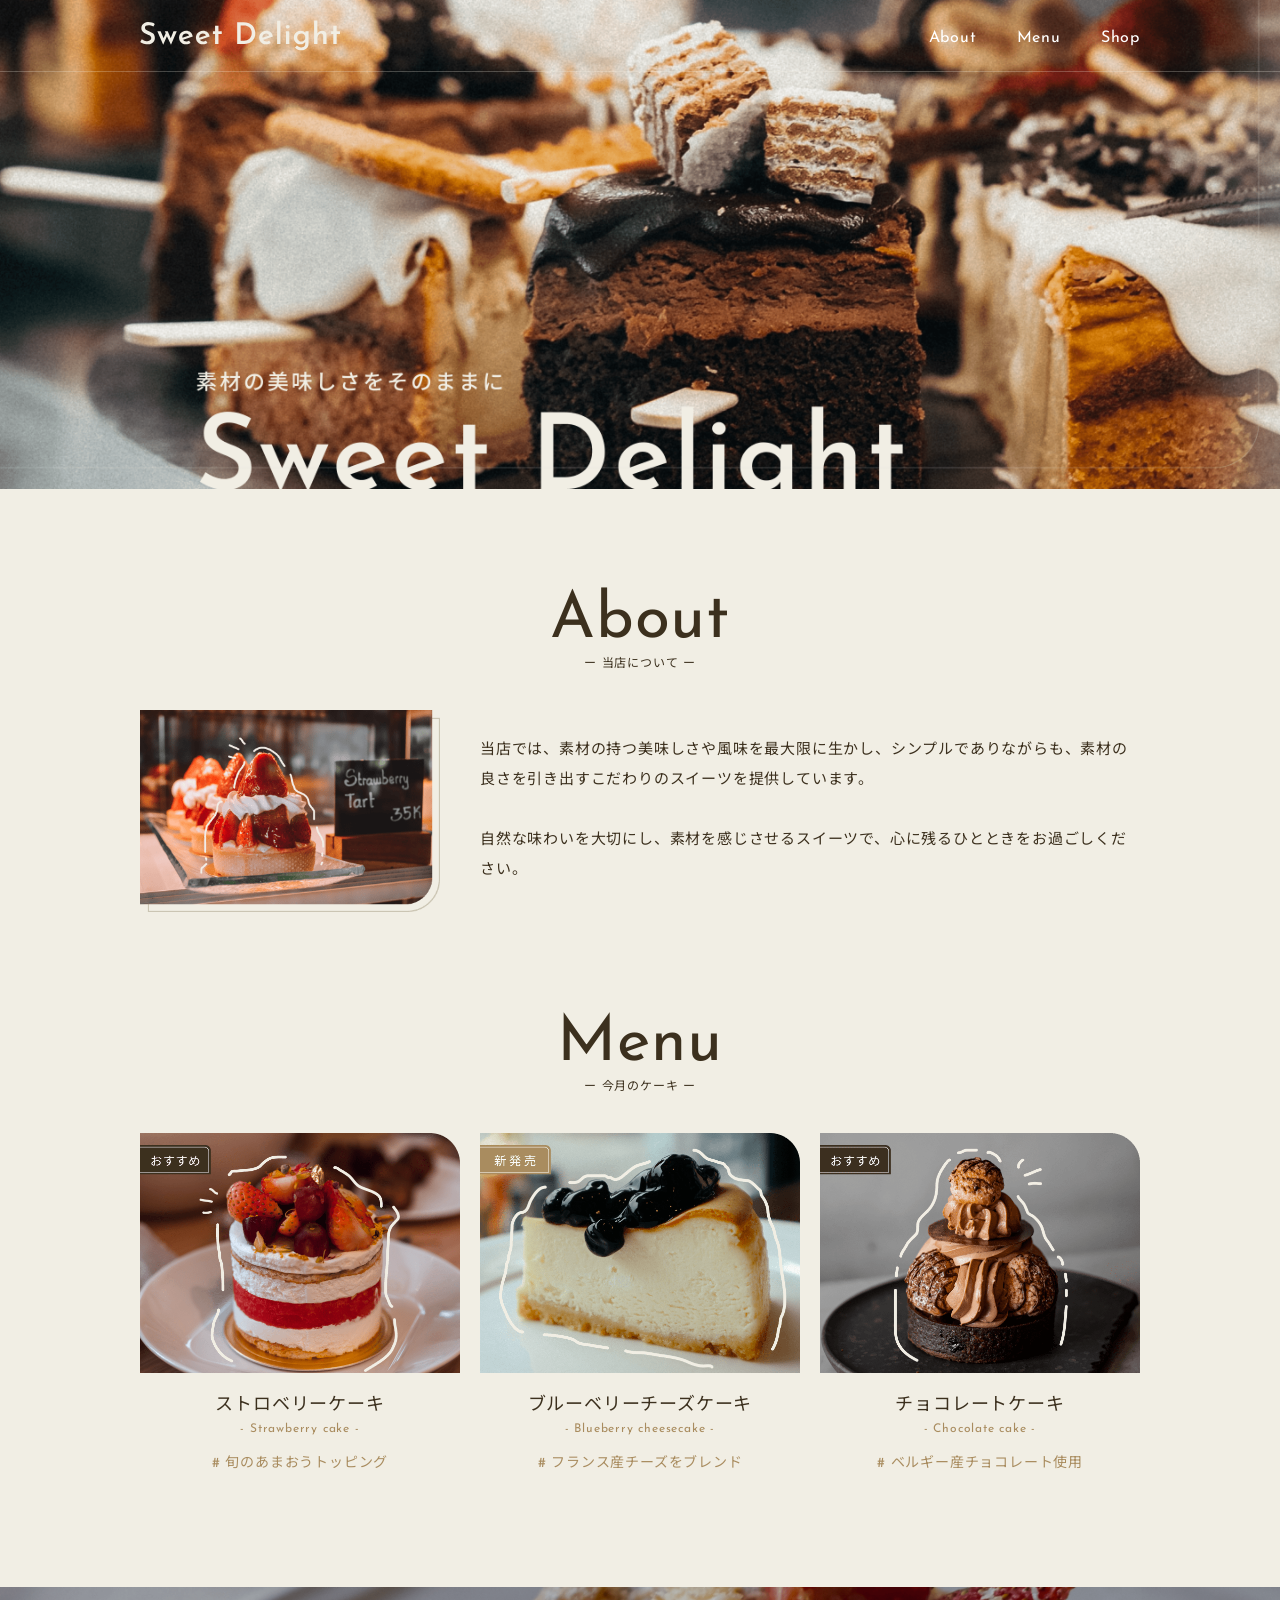
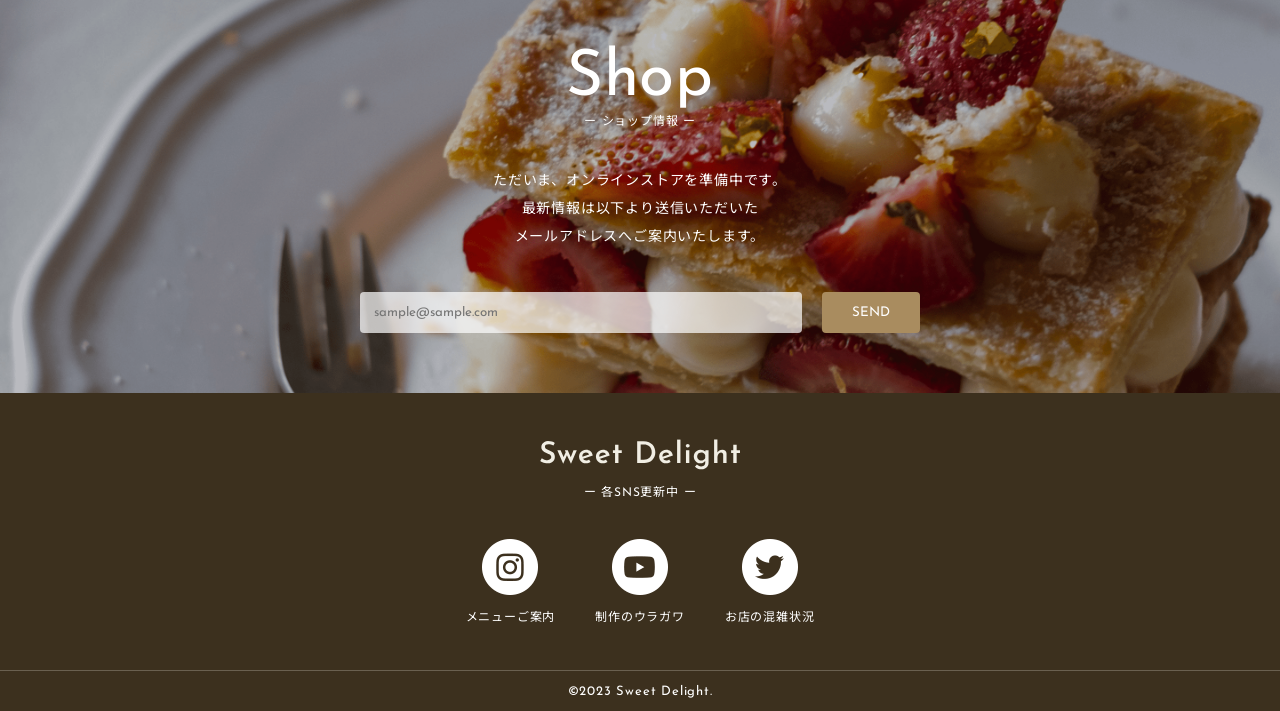
<file: index.html>
<!DOCTYPE html>
<html lang="ja">
  <head>
    <!-- 文字コードの指定　UTF-8を指定します -->
    <meta charset="UTF-8" />
    <!-- スマホやタブレットでもきれいに表示する「レスポンシブ表示」のための記述です -->
    <meta name="viewport" content="width=device-width, initial-scale=1.0" />
    <!-- サイトのアイコンを設定します -->
    <link rel="shortcut icon" href="./favicon.ico" type="image/x-icon" />
    <!-- 検索にヒットしないようにするための記述です -->
    <meta name="robots" content="noindex" />

    <!-- サイトのタイトルを記述します -->
    <title>Sweet delight</title>
    <!-- サイトの概要を記述します -->
    <meta name="description" content="サイトの概要を記入します。" />

    <!-- Google Fontsを読み込むための記述です -->
    <link rel="preconnect" href="https://fonts.googleapis.com" />
    <link rel="preconnect" href="https://fonts.gstatic.com" crossorigin />
    <link
      href="https://fonts.googleapis.com/css2?family=Josefin+Sans:ital,wght@0,100..700;1,100..700&family=Noto+Sans+JP:wght@100..900&display=swap"
      rel="stylesheet"
    />

    <!-- スタイルシートの読み込みのための記述です -->
    <link rel="stylesheet" href="./css/reset.css" />
    <link rel="stylesheet" href="./css/style.css" />
  </head>
  <body>
    <header class="header">
      <div class="header-inner">
        <h1 class="header-logo">
          <img src="./img/logo.svg" alt="Sweet Delight" />
        </h1>
        <nav class="header-nav">
          <ul class="header-nav-list">
            <li class="header-nav-item">
              <a href="#about" class="header-nav-link">About</a>
            </li>
            <li class="header-nav-item">
              <a href="#menu" class="header-nav-link">Menu</a>
            </li>
            <li class="header-nav-item">
              <a href="#shop" class="header-nav-link">Shop</a>
            </li>
          </ul>
        </nav>
      </div>
    </header>

    <div class="fv">
      <picture class="fv-picture">
        <source media="(min-width: 768px)" srcset="./img/fv.png" />
        <img
          src="./img/sp/fv.png"
          alt="素材の美味しさをそのままに Sweet Delight"
        />
      </picture>
    </div>

    <section id="about" class="about">
      <div class="inner">
        <h2 class="section-heading">
          <span class="section-heading-main">About</span>
          <span class="section-heading-sub">ー 当店について ー</span>
        </h2>
        <div class="about-contents">
          <img src="./img/about.png" alt="" class="about-img" />
          <div class="about-text-contents">
            <p class="about-text">
              当店では、素材の持つ美味しさや風味を最大限に生かし、シンプルでありながらも、素材の良さを引き出すこだわりのスイーツを提供しています。
            </p>
            <p class="about-text">
              自然な味わいを大切にし、素材を感じさせるスイーツで、心に残るひとときをお過ごしください。
            </p>
          </div>
        </div>
      </div>
    </section>

    <section id="menu" class="menu">
      <div class="inner">
        <h2 class="section-heading">
          <span class="section-heading-main">Menu</span>
          <span class="section-heading-sub">ー 今月のケーキ ー</span>
        </h2>
        <div class="menu-contents">
          <ul class="menu-list">
            <li class="menu-item">
              <div class="menu-img">
                <img src="./img/menu1.png" alt="おすすめ ストロベリーケーキ" />
                <div class="menu-text-contents">
                  <h3 class="menu-name">
                    <span class="menu-name-main">ストロベリーケーキ</span>
                    <span class="menu-name-sub">- Strawberry cake -</span>
                  </h3>
                  <p class="menu-text"># 旬のあまおうトッピング</p>
                </div>
              </div>
            </li>
            <li class="menu-item">
              <div class="menu-img">
                <img
                  src="./img/menu2.png"
                  alt="新発売 ブルーベリーチーズケーキ"
                />
                <div class="menu-text-contents">
                  <h3 class="menu-name">
                    <span class="menu-name-main">ブルーベリーチーズケーキ</span>
                    <span class="menu-name-sub">- Blueberry cheesecake -</span>
                  </h3>
                  <p class="menu-text"># フランス産チーズをブレンド</p>
                </div>
              </div>
            </li>
            <li class="menu-item">
              <div class="menu-img">
                <img src="./img/menu3.png" alt="おすすめ チョコレートケーキ" />
                <div class="menu-text-contents">
                  <h3 class="menu-name">
                    <span class="menu-name-main">チョコレートケーキ</span>
                    <span class="menu-name-sub">- Chocolate cake -</span>
                  </h3>
                  <p class="menu-text"># ベルギー産チョコレート使用</p>
                </div>
              </div>
            </li>
          </ul>
        </div>
      </div>
    </section>

    <section id="shop" class="shop">
      <div class="shop-inner">
        <h2 class="section-heading section-heading-l">
          <span class="section-heading-main">Shop</span>
          <span class="section-heading-sub">ー ショップ情報 ー</span>
        </h2>
        <div class="shop-contents">
          <p class="shop-text">
            ただいま、オンラインストアを準備中です。<br />最新情報は以下より送信いただいた<br />メールアドレスへご案内いたします。
          </p>
          <form action="" class="form">
            <input
              type="email"
              class="form-input"
              placeholder="sample@sample.com"
            />
            <button type="submit" class="form-submit">SEND</button>
          </form>
        </div>
      </div>
    </section>

    <footer class="footer">
      <div class="footer-logo">
        <img src="./img/logo.svg" alt="Sweet Delight" />
      </div>
      <p class="footer-text">ー 各SNS更新中 ー</p>
      <ul class="footer-nav-list">
        <li class="footer-nav-item">
          <a
            href="https://www.instagram.com/"
            target="_blank"
            class="footer-nav-link"
          >
            <img src="./img/icon-instagram.png" alt="" class="sns-img" />
            <p class="footer-nav-link-text">メニューご案内</p>
          </a>
        </li>
        <li class="footer-nav-item">
          <a
            href="https://www.youtube.com/"
            target="_blank"
            class="footer-nav-link"
          >
            <img src="./img/icon-youtube.png" alt="" class="sns-img" />
            <p class="footer-nav-link-text">制作のウラガワ</p>
          </a>
        </li>
        <li class="footer-nav-item">
          <a
            href="https://twitter.com/?lang=ja"
            target="_blank"
            class="footer-nav-link"
          >
            <img src="./img/icon-twitter.png" alt="" class="sns-img" />
            <p class="footer-nav-link-text">お店の混雑状況</p>
          </a>
        </li>
      </ul>
      <div class="footer-copy-wrapper">
        <small class="footer-copylight">&copy;2023 Sweet Delight.</small>
      </div>
    </footer>
  </body>
</html>
</file>
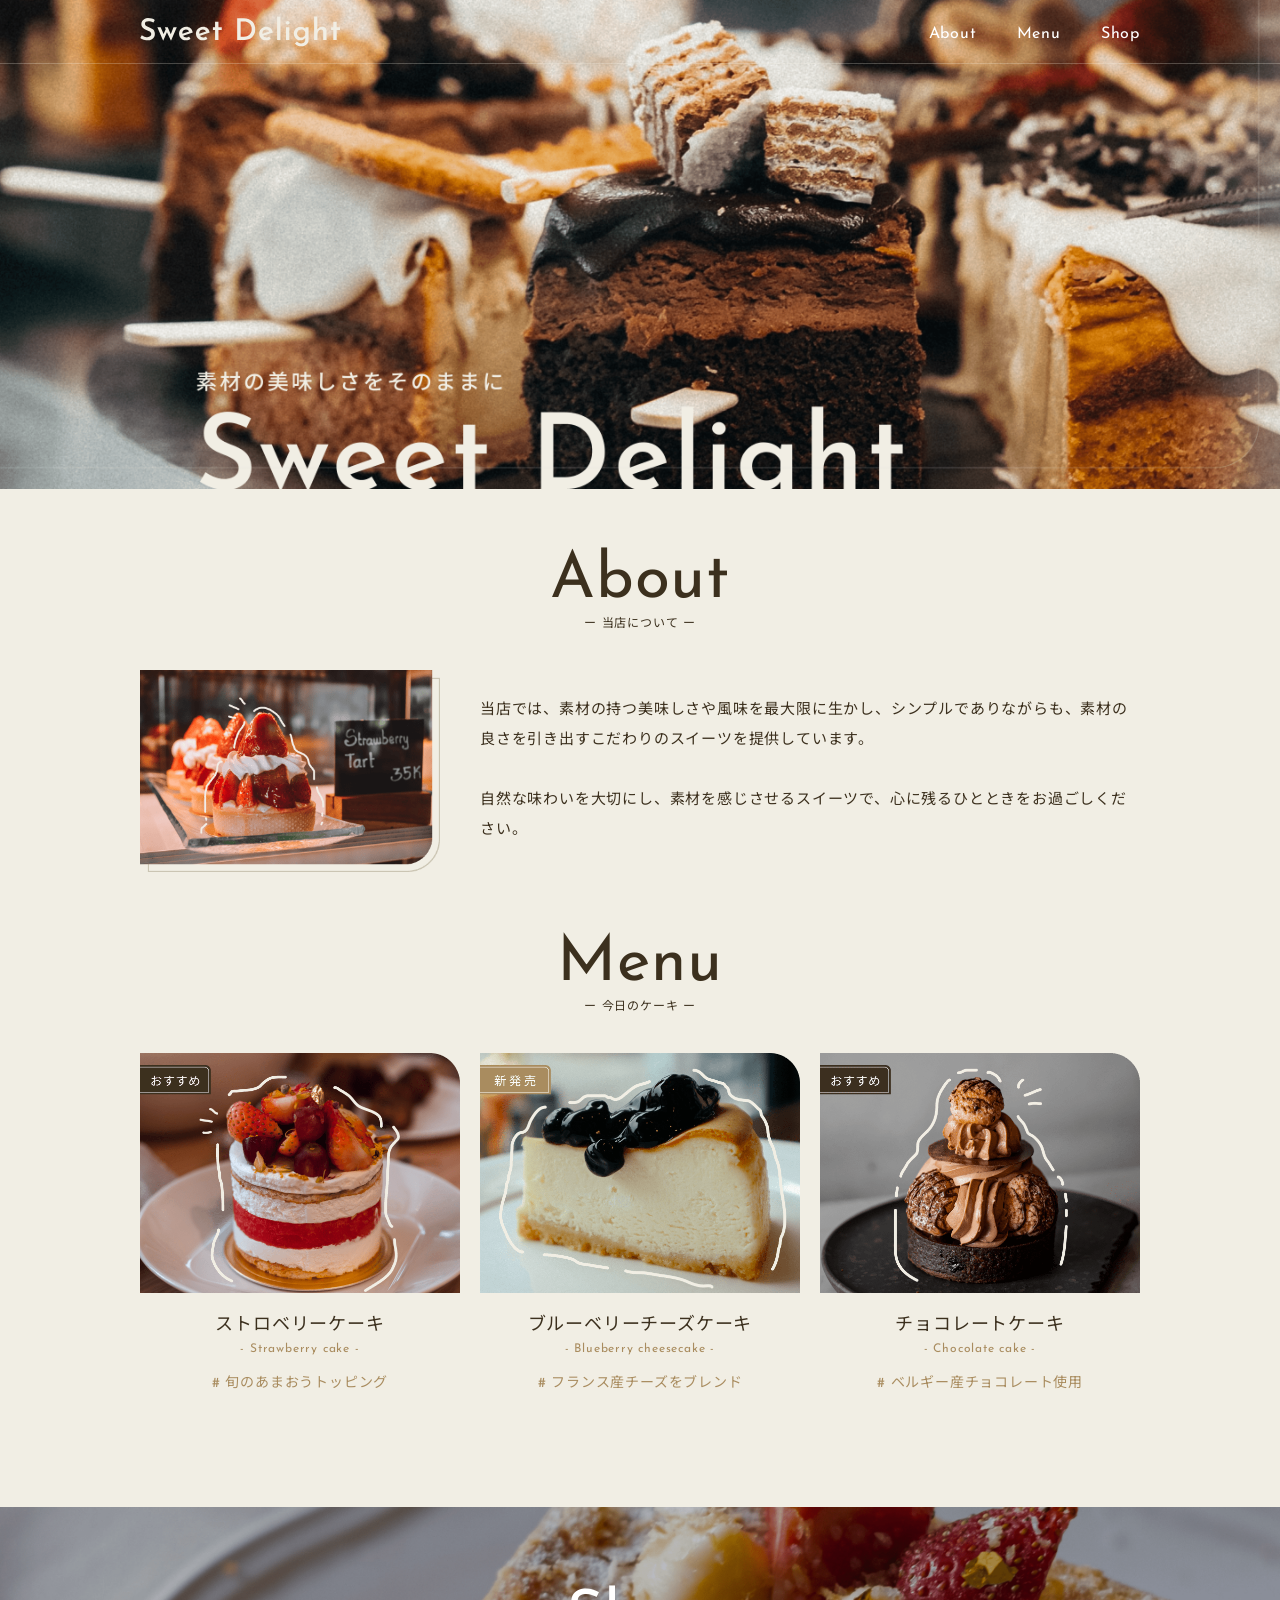
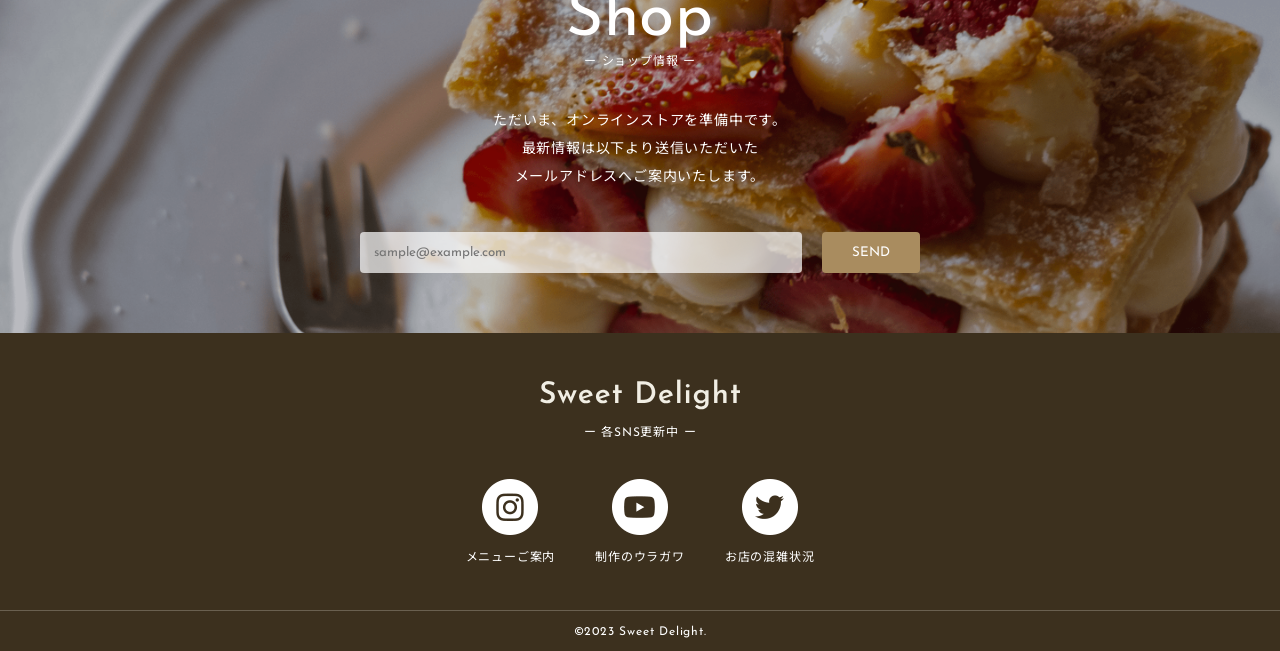
<file: practice.html>
<!DOCTYPE html>
<html lang="ja">
  <head>
    <meta charset="UTF-8" />
    <meta name="viewport" content="width=device-width, initial-scale=1.0" />
    <link rel="shortcut icon" href="./favicon.ico" type="image/x-icon" />
    <meta name="robots" content="noindex" />

    <title>Sweet delight</title>
    <meta
      name="description"
      content="検索結果で表示されるサイトの概要を記述します。"
    />

    <link rel="preconnect" href="https://fonts.googleapis.com" />
    <link rel="preconnect" href="https://fonts.gstatic.com" crossorigin />
    <link
      href="https://fonts.googleapis.com/css2?family=Josefin+Sans:ital,wght@0,100..700;1,100..700&family=Noto+Sans+JP:wght@100..900&display=swap"
      rel="stylesheet"
    />

    <link rel="stylesheet" href="./css/reset.css" />
    <link rel="stylesheet" href="./css/style-practice.css" />
  </head>
  <body>
    <header class="header">
      <div class="header-inner">
        <h1 class="header-logo">
          <img src="./img/logo.svg" alt="Sweet Delight" />
        </h1>
        <nav class="header-nav">
          <ul class="header-nav-list">
            <li class="header-nav-item">
              <a href="#about" class="header-nav-link">About</a>
            </li>
            <li class="header-nav-item">
              <a href="#menu" class="header-nav-link">Menu</a>
            </li>
            <li class="header-nav-item">
              <a href="#shop" class="header-nav-link">Shop</a>
            </li>
          </ul>
        </nav>
      </div>
    </header>

    <div class="fv">
      <picture class="fv-picture">
        <source media="(min-width: 768px)" srcset="./img/fv.png" />
        <img
          src="./img/sp/fv.png"
          alt="素材の美味しさをそのままに Sweet Delight"
        />
      </picture>
    </div>

    <section class="about" id="about">
      <div class="inner">
        <h2 class="section-heading">
          <span class="section-heading-main">About</span>
          <span class="section-heading-sub">ー 当店について ー</span>
        </h2>
        <div class="about-contents">
          <img src="./img/about.png" alt="当店について" class="about-img" />
          <div class="about-text-contents">
            <p class="about-text">
              当店では、素材の持つ美味しさや風味を最大限に生かし、シンプルでありながらも、素材の良さを引き出すこだわりのスイーツを提供しています。
            </p>
            <p class="about-text">
              自然な味わいを大切にし、素材を感じさせるスイーツで、心に残るひとときをお過ごしください。
            </p>
          </div>
        </div>
      </div>
    </section>

    <section class="menu" id="menu">
      <div class="inner">
        <h2 class="section-heading">
          <span class="section-heading-main">Menu</span>
          <span class="section-heading-sub">ー 今日のケーキ ー</span>
        </h2>
        <div class="menu-contents">
          <ul class="menu-list">
            <li class="menu-item">
              <div class="menu-img">
                <img src="./img/menu1.png" alt="ストロベリーケーキ" />
              </div>
              <div class="menu-text-contents">
                <h3>
                  <span class="menu-name-main">ストロベリーケーキ</span>
                  <span class="menu-name-sub">- Strawberry cake -</span>
                </h3>
                <p class="menu-text"># 旬のあまおうトッピング</p>
              </div>
            </li>
            <li class="menu-item">
              <div class="menu-img">
                <img src="./img/menu2.png" alt="ブルーベリーチーズケーキ" />
              </div>
              <div class="menu-text-contents">
                <h3>
                  <span class="menu-name-main">ブルーベリーチーズケーキ</span>
                  <span class="menu-name-sub">- Blueberry cheesecake -</span>
                </h3>
                <p class="menu-text"># フランス産チーズをブレンド</p>
              </div>
            </li>
            <li class="menu-item">
              <div class="menu-img">
                <img src="./img/menu3.png" alt="チョコレートケーキ" />
              </div>
              <div class="menu-text-contents">
                <h3>
                  <span class="menu-name-main">チョコレートケーキ</span>
                  <span class="menu-name-sub">- Chocolate cake - </span>
                </h3>
                <p class="menu-text"># ベルギー産チョコレート使用</p>
              </div>
            </li>
          </ul>
        </div>
      </div>
    </section>

    <section class="shop" id="shop">
      <div class="shop-inner">
        <h2 class="section-heading section-heading-l">
          <span class="section-heading-main">Shop</span>
          <span class="section-heading-sub">ー ショップ情報 ー</span>
        </h2>
        <div class="shop-contents">
          <p class="shop-text">
            ただいま、オンラインストアを準備中です。<br />最新情報は以下より送信いただいた<br />メールアドレスへご案内いたします。
          </p>
          <form action="" class="form">
            <input
              type="email"
              class="form-input"
              placeholder="sample@example.com"
            />
            <button type="submit" class="form-submit">SEND</button>
          </form>
        </div>
      </div>
    </section>

    <footer class="footer">
      <div class="footer-logo">
        <img src="./img/logo.svg" alt="" />
      </div>
      <p class="footer-text">ー 各SNS更新中 ー</p>
      <ul class="footer-nav-list">
        <li class="footer-nav-item">
          <a href="https://www.instagram.com/" target="_blank" class="footer-nav-link">
            <img
              src="./img/icon-instagram.png"
              alt="Instagramアイコン　メニューご案内"
              class="sns-img"
            />
            <p class="footer-nav-link-text">メニューご案内</p>
          </a>
        </li>
        <li class="footer-nav-item">
          <a href="https://www.youtube.com/" target="_blank" class="footer-nav-link">
            <img
              src="./img/icon-youtube.png"
              alt="YouTubeアイコン　制作のウラガワ"
              class="sns-img"
            />
            <p class="footer-nav-link-text">制作のウラガワ</p>
          </a>
        </li>
        <li class="footer-nav-item">
          <a href="https://twitter.com/?lang=ja" target="_blank" class="footer-nav-link">
            <img
              src="./img/icon-twitter.png"
              alt="Twitterアイコン　お店の混雑状況"
              class="sns-img"
            />
            <p class="footer-nav-link-text">お店の混雑状況</p>
          </a>
        </li>
      </ul>
      <div class="footer-copy-wrapper">
        <small class="footer-copylight">&copy;2023 Sweet Delight.</small>
      </div>
    </footer>
  </body>
</html>
</file>
<file: css/style.css>
body {
  font-family: "Josefin Sans", "Noto Sans JP", sans-serif;
  letter-spacing: 0.05rem;
  color: #3c301e;
}

img {
  width: 100%;
}

/* header */
.header {
  position: fixed;
  top: 0;
  left: 0;
  border-bottom: 1px solid rgba(241, 238, 228, 0.25);
  width: 100%;
  text-align: center;
  padding: 12px;
}

.header-logo {
  width: 200px;
  margin: 0 auto;
}

.header-nav {
  margin-top: 10px;
}

.header-nav-list {
  display: flex;
  justify-content: center;
  gap: 22px;
}

.header-nav-link {
  color: #ffffff;
}

/* 共通クラス */
.inner {
  padding: 0 40px;
}

.section-heading {
  text-align: center;
  margin-bottom: 40px;
}

.section-heading-l {
  color: #fff;
}

.section-heading-main {
  display: block;
  font-size: 40px;
}

.section-heading-sub {
  display: block;
  font-size: 12px;
}

/* ファーストビュー */
.fv-picture img {
  width: 100%;
}

/* aboutセクション */
.about {
  padding: 40px 0;
  background-color: #f1eee4;
}

.about-text-contents {
  margin-top: 20px;
}

.about-text {
  font-size: 14px;
  line-height: 2;
}

.about-text + .about-text {
  margin-top: 16px;
}

/* menuセクション */
.menu {
  background-color: #f1eee4;
  padding: 80px 0;
}

.menu-item + .menu-item {
  margin-top: 62px;
}

.menu-text-contents {
  text-align: center;
  padding: 16px 10px;
}

.menu-name-main {
  font-size: 18px;
  display: block;
}

.menu-name-sub {
  color: #a98c5f;
  font-size: 12px;
  display: block;
  margin-top: 8px;
}

.menu-text {
  font-size: 14px;
  color: #a98c5f;
  margin-top: 16px;
}

/* shopセクション */
.shop {
  background-image: url(../img/sp/bg-shop.png);
  background-position: center center;
  background-size: cover;
  padding: 80px 0;
}

.shop-inner {
  padding: 0 20px;
}

.shop-text {
  color: #fff;
  text-align: center;
  font-size: 14px;
  line-height: 2;
}

.form {
  margin-top: 40px;
}

.form-input {
  width: 100%;
  border-radius: 4px;
  background-color: rgba(255, 255, 255, 0.7);
  border: none;
  font-family: "Josefin Sans", "Noto Sans JP", sans-serif;
  padding: 14px;
}

.form-submit {
  border-radius: 4px;
  border: none;
  font-family: "Josefin Sans", "Noto Sans JP", sans-serif;
  display: block;
  margin: 10px auto 0;
  width: 120px;
  padding: 12px 10px;
  color: #fff;
  background-color: #a98c5f;
}

/* footer */
.footer {
  background-color: #3c301e;
  text-align: center;
  padding-top: 46px;
  color: #fff;
}

.footer-logo {
  width: 200px;
  margin: 0 auto;
}

.footer-text {
  font-size: 12px;
}

.footer-nav-list {
  margin-top: 40px;
  display: flex;
  justify-content: center;
  gap: 24px;
  padding: 0 20px;
}

.footer-nav-link {
  font-size: 12px;
}

.footer-nav-link-text {
  margin-top: 12px;
}

.sns-img {
  width: 56px;
}

.footer-copy-wrapper {
  border-top: 1px solid rgba(241, 238, 228, 0.25);
  padding: 12px;
  margin-top: 46px;
}

.footer-copylight {
  font-size: 12px;
}

/* タブレット・PCサイズの表示 */
@media screen and (min-width: 768px) {
  .header {
    padding: 20px;
  }

  .header-logo {
    margin: 0;
  }

  .header-inner {
    max-width: 1080px;
    padding: 0 40px;
    margin: 0 auto;
    display: flex;
    justify-content: space-between;
  }

  .header-nav-list {
    gap: 40px;
  }

  .header-nav-link {
    transition: opacity 0.3s;
  }
  .header-nav-link:hover {
    opacity: 0.7;
  }

  .inner {
    max-width: 1080px;
    padding: 0 40px;
    margin: 0 auto;
  }

  .section-heading-main {
    font-size: 64px;
  }

  .about {
    padding: 100px 0;
  }

  .about-contents {
    display: flex;
    gap: 40px;
    align-items: center;
  }

  .about-text {
    font-size: 15px;
  }

  .about-text + .about-text {
    margin-top: 30px;
  }

  .about-img {
    width: 300px;
  }

  .about-text-contents {
    margin-top: 0;
  }

  .menu {
    padding: 0 0 100px;
  }

  .menu-list {
    display: flex;
    gap: 20px;
  }

  .menu-item + .menu-item {
    margin-top: 0;
  }

  .shop {
    background-image: url(../img/bg-shop.png);
    background-position: center center;
    background-size: cover;
    padding: 60px 0;
  }

  .shop-inner {
    max-width: 600px;
    margin: 0 auto;
  }

  .form {
    display: flex;
    gap: 20px;
  }

  .form-submit {
    margin-top: 0;
    transition: opacity 0.3s;
  }

  .form-submit:hover {
    opacity: 0.7;
    cursor: pointer;
  }

  .footer-text {
    margin-top: 12px;
  }

  .footer-nav-list {
    gap: 40px;
  }

  .footer-copylight {
    font-size: 13px;
  }
}
</file>
<file: css/style-practice.css>
body {
  font-family: "Josefin Sans", "Noto Sans JP", sans-serif;
  letter-spacing: 0.05rem;
  color: #3c301e;
}

img {
  width: 100%;
}

/* header */
.header {
  position: fixed;
  top: 0;
  left: 0;
  border-bottom: 1px solid rgba(241, 238, 228, 0.25);
  width: 100%;
  text-align: center;
  padding: 12px;
}

.header-logo {
  width: 200px;
  margin: 0 auto;
}

.header-nav {
  margin-top: 10px;
}

.header-nav-list {
  display: flex;
  justify-content: center;
  gap: 22px;
}

.header-nav-link {
  color: #fff;
}

/* 共通クラス */
.about {
  padding: 40px 0;
  background-color: #f1eee4;
}

.inner {
  padding: 0 40px;
}

.section-heading {
  text-align: center;
  margin-bottom: 40px;
}

.section-heading-l {
  color: #fff;
}

.section-heading-main {
  display: block;
  font-size: 40px;
}

.section-heading-sub {
  display: block;
  font-size: 12px;
}

/* ファーストビュー */
.fv-picture img {
  width: 100%;
}

/* aboutセクション */
.about-text {
  font-size: 14px;
  line-height: 2;
}

.about-text + .about-text {
  margin-top: 16px;
}

.about-text-contents {
  margin-top: 20px;
}

/* Menu */
.menu {
  padding: 80px 0;
  background-color: #f1eee4;
}

.menu-item + .menu-item {
  margin-top: 62px;
}

.menu-text-contents {
  text-align: center;
  padding: 16px 10px;
}

.menu-name-main {
  font-size: 18px;
  display: block;
}

.menu-name-sub {
  font-size: 12px;
  color: #a98c5f;
  display: block;
  margin-top: 8px;
}

.menu-text {
  font-size: 14px;
  color: #a98c5f;
  margin-top: 16px;
}

/* shopセクション */
.shop {
  background-image: url(../img/sp/bg-shop.png);
  background-position: center center;
  background-size: cover;
  padding: 80px 0;
}

.shop-inner {
  padding: 0 20px;
}

.shop-text {
  color: #fff;
  text-align: center;
  font-size: 14px;
  line-height: 2;
}

.form {
  margin-top: 40px;
}

.form-input {
  width: 100%;
  border-radius: 4px;
  background-color: rgba(255, 255, 255, 0.7);
  border: none;
  font-family: "Josefin Sans", "Noto Sans JP", sans-serif;
  padding: 14px;
}

.form-submit {
  border-radius: 4px;
  border: none;
  font-family: "Josefin Sans", "Noto Sans JP", sans-serif;
  display: block;
  margin: 10px auto 0;
  width: 120px;
  padding: 12px 10px;
  background-color: #a98c5f;
  color: #fff;
}

/* footer */
.footer {
  background-color: #3c301e;
  text-align: center;
  padding-top: 46px;
  color: #fff;
}

.footer-logo {
  width: 200px;
  margin: 0 auto;
}

.footer-text {
  font-size: 12px;
}

.footer-nav-list {
  margin-top: 40px;
  display: flex;
  justify-content: center;
  gap: 24px;
  padding: 0 20px;
}

.footer-nav-link-text {
  font-size: 12px;
  margin-top: 12px;
}

.sns-img {
  width: 56px;
}

.footer-copy-wrapper {
  border-top: 1px solid rgba(241, 238, 228, 0.25);
  margin-top: 46px;
  padding: 12px;
}

.footer-copylight {
  font-size: 12px;
}

/* タブレット・PCサイズの表示 */
@media screen and (min-width: 768px) {
  body {
    letter-spacing: 0.05rem;
    color: #3c301e;
  }
  .header {
    padding: 16px;
  }

  .header-logo {
    margin: 0;
  }
  .header-inner {
    max-width: 1080px;
    padding: 0 40px;
    margin: 0 auto;
    display: flex;
    justify-content: space-between;
  }

  .header-nav-list {
    gap: 40px;
  }

  .header-nav-link {
    transition: opacity 0.3s;
  }

  .header-nav-link:hover {
    opacity: 0.7;
  }

  .section-heading {
    padding-top: 20px;
  }

  .section-heading-main {
    font-size: 64px;
  }

  .about-text + .about-text {
    margin-top: 30px;
  }
  .inner {
    max-width: 1080px;
    padding: 0 40px;
    margin-inline: auto;
  }

  .about-contents {
    display: flex;
    gap: 40px;
    align-items: center;
  }

  .about-img {
    width: 300px;
  }

  .about-text-contents {
    margin-top: 0;
  }

  .about-text {
    font-size: 15px;
  }

  .menu {
    padding: 0 0 100px;
  }

  .menu-list {
    display: flex;
    gap: 20px;
  }

  .menu-item + .menu-item {
    margin-top: 0;
  }

  .shop {
    background-image: url(../img/bg-shop.png);
    background-position: center center;
    background-size: cover;
    padding: 60px 0;
  }

  .shop-inner {
    max-width: 600px;
    margin-inline: auto;
  }

  .form {
    display: flex;
    gap: 20px;
  }

  .form-submit {
    margin-top: 0;
    transition: opacity 0.3s;
  }

  .form-submit:hover {
    opacity: 0.7;
    cursor: pointer;
  }

  .footer-text {
    margin-top: 12px;
  }

  .footer-nav-list {
    gap: 40px;
  }

  .footer_copylight {
    font-size: 13px;
  }
}
</file>
